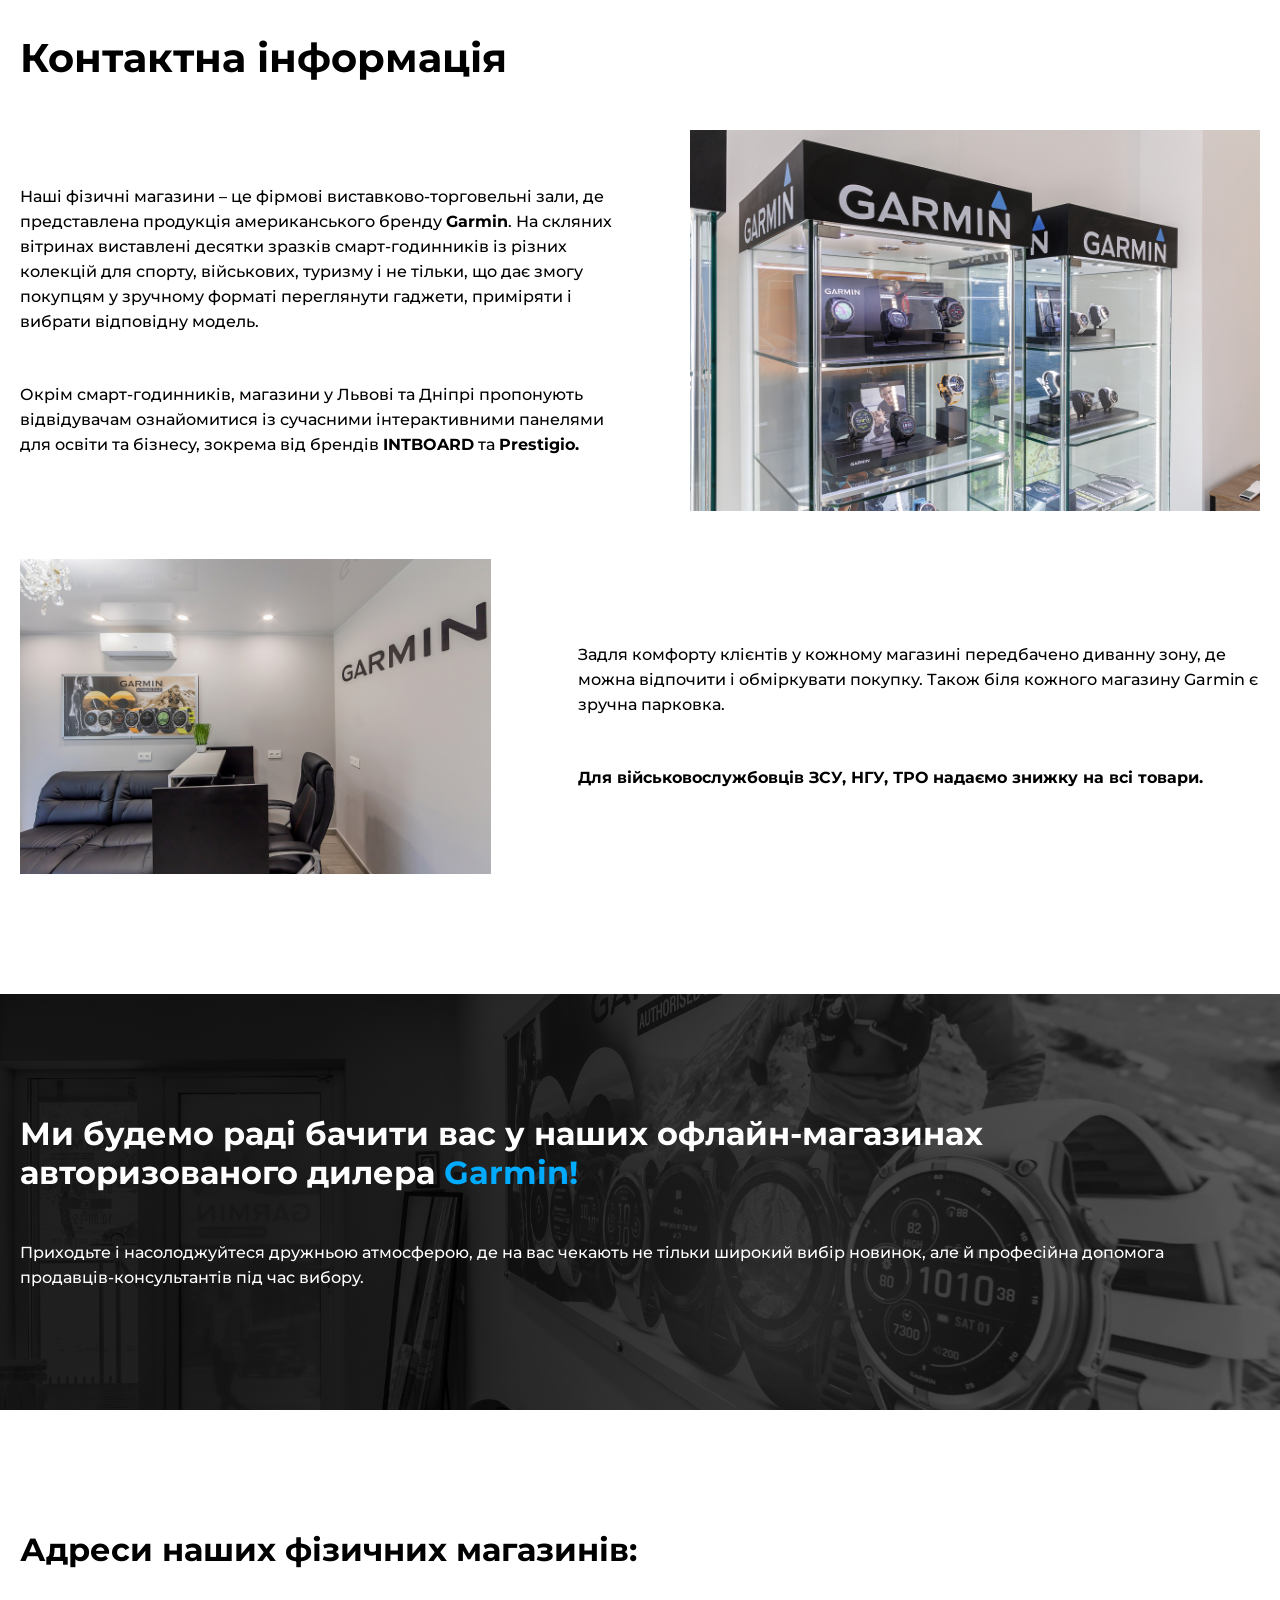
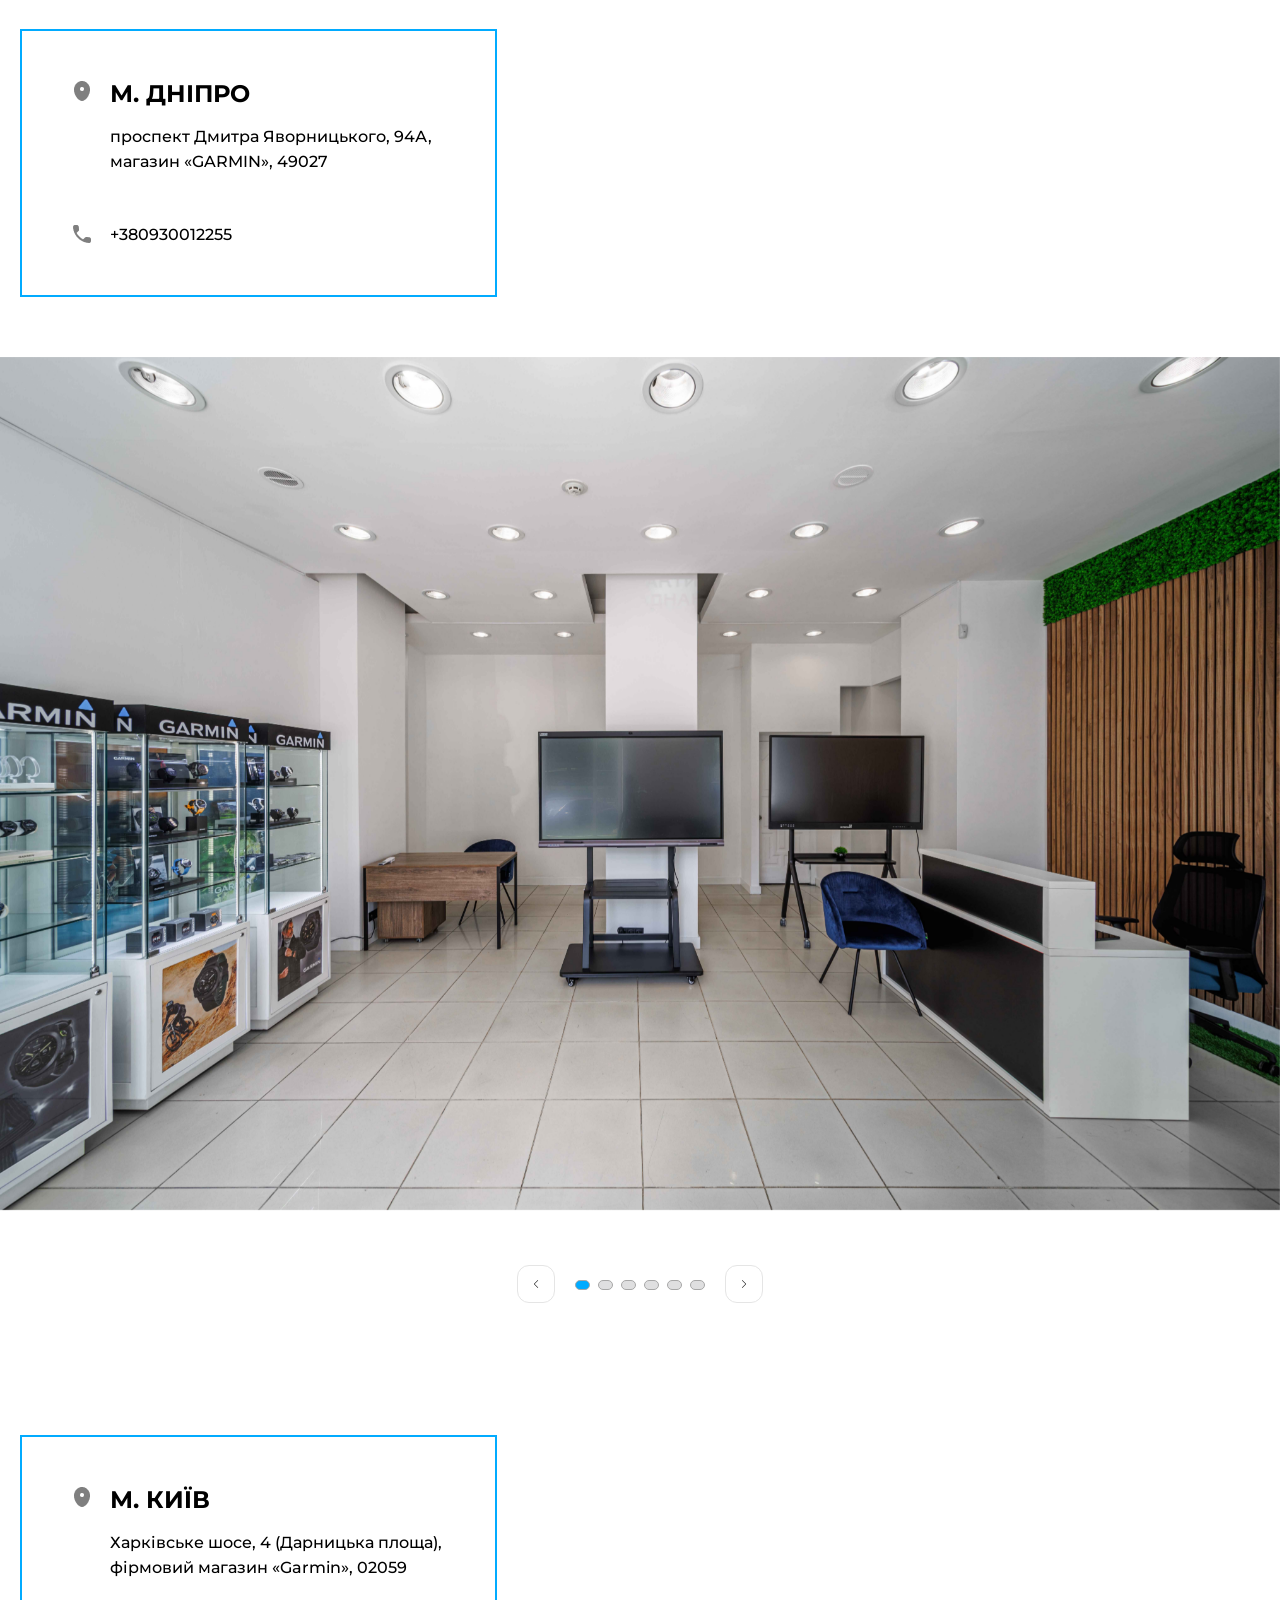
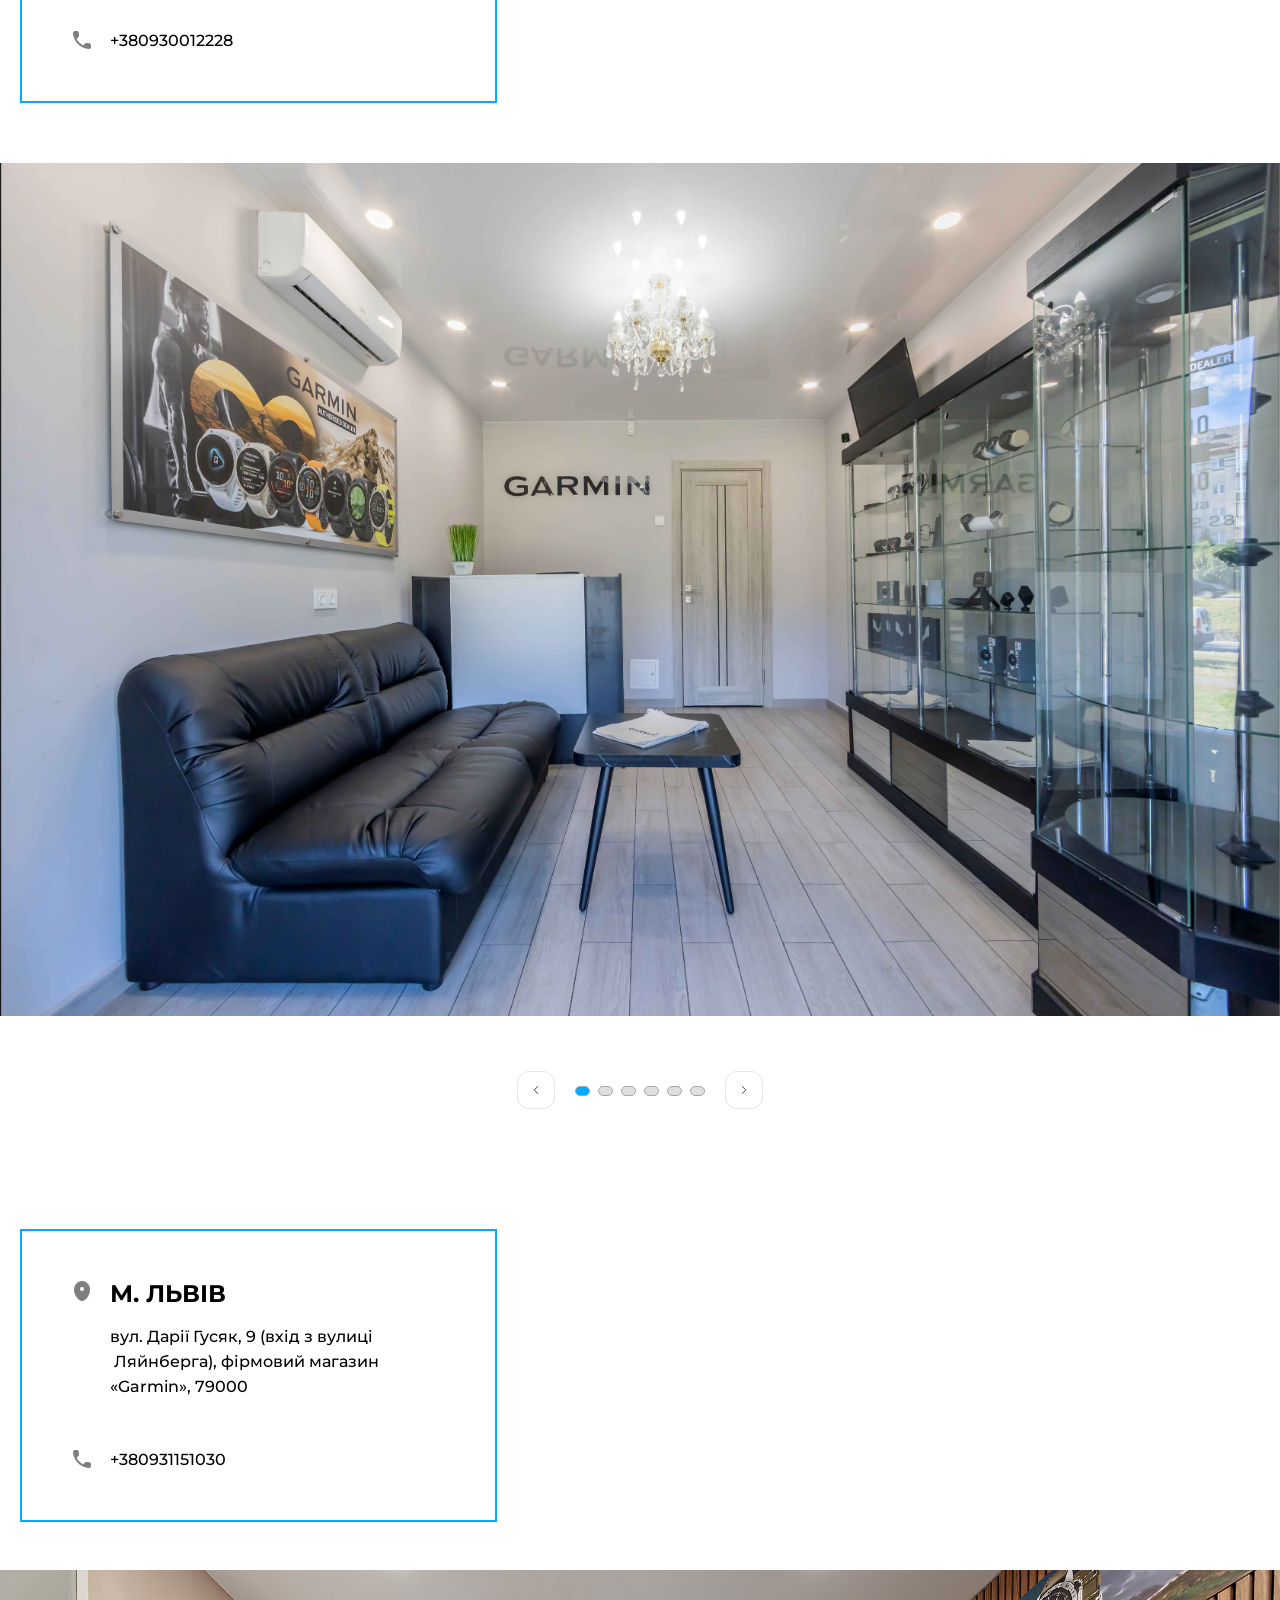
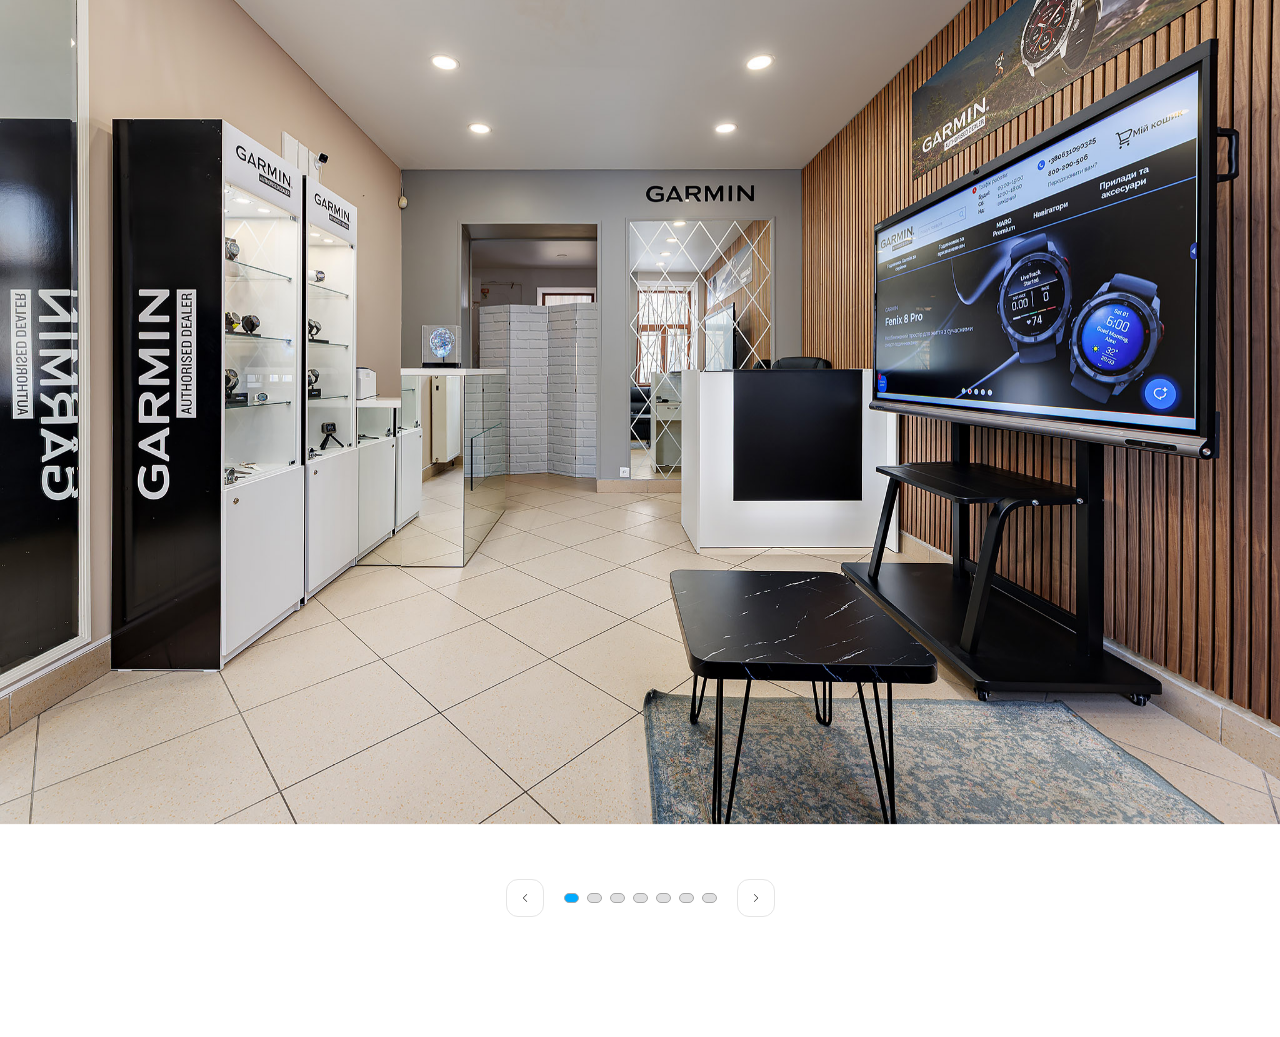
<file: Shops/index.html>
<!DOCTYPE html>
<html lang="en">

<head>
    <meta charset="UTF-8">
    <meta http-equiv="X-UA-Compatible" content="IE=edge">
    <meta name="viewport" content="width=device-width, initial-scale=1.0">
    <title>Garmin</title>
    <link rel="stylesheet" href="./style.css">
    <link rel="stylesheet" href="https://cdn.jsdelivr.net/npm/swiper@11/swiper-bundle.min.css" />
    <script src="https://cdn.jsdelivr.net/npm/swiper@11/swiper-bundle.min.js"></script>

</head>

<body>
    <main>
        <div class="wrapper-grm">
            <section class="shops-grm">
                <div class="container-grm grm_mb">
                    <h1 class="title-grm">Контактна інформація</h1>
                    <div class="block-grm_1">
                        <div class="block-grm_1_item">
                            <div class="block-grm_1_item_text">
                                <p>Наші фізичні магазини – це фірмові виставково-торговельні зали, де представлена
                                    продукція американського бренду <strong>Garmin</strong>. На скляних вітринах
                                    виставлені десятки зразків смарт-годинників із різних колекцій для спорту,
                                    військових, туризму і не тільки, що дає змогу покупцям у зручному форматі
                                    переглянути гаджети, приміряти і вибрати відповідну модель.</p>
                                <p>Окрім смарт-годинників, магазини у Львові та Дніпрі пропонують відвідувачам
                                    ознайомитися із сучасними інтерактивними панелями для освіти та бізнесу, зокрема від
                                    брендів <strong>INTBOARD</strong> та <strong>Prestigio.</strong></p>
                            </div>
                            <div class="img-grm">
                                <img src="./img/img_grm_1.jpg" alt="intro">
                            </div>
                        </div>
                        <div class="block-grm_1_item">
                            <div class="img-grm">
                                <img src="./img/img_grm_2.jpg" alt="intro">
                            </div>
                            <div class="block-grm_1_item_text">
                                <p>Задля комфорту клієнтів у кожному магазині передбачено диванну зону, де можна
                                    відпочити і обміркувати покупку. Також біля кожного магазину Garmin є зручна
                                    парковка.</p>
                                <p><strong>Для військовослужбовців ЗСУ, НГУ, ТРО надаємо знижку на всі товари.</strong>
                                </p>
                            </div>
                        </div>
                    </div>

                </div>
                <div class="banner-grm grm_mb">
                    <div class="container-grm">
                        <h2 class="subtitle-grm">Ми будемо раді бачити вас у наших офлайн-магазинах авторизованого
                            дилера <span class="blue-txt-grm">Garmin!</span></h2>
                        <p>Приходьте і насолоджуйтеся дружньою атмосферою, де на вас чекають не тільки широкий вибір
                            новинок, але й професійна допомога продавців-консультантів під час вибору.</p>
                    </div>
                </div>
                <!-- <div class="container-grm"> -->
                <div class="block-grm_2">
                    <div class="container-grm">
                        <h2 class="subtitle-grm">Адреси наших фізичних магазинів:</h2>
                    </div>

                    <div class="block-grm_2_item">
                        <div class="item-grm_top container-grm">
                            <div class="item-grm_content item-grm_left">
                                <div class="contact-item-grm">
                                    <img src="./img/icon_map_grm.png" alt="icon" class="icon-grm">
                                    <div>
                                        <h3>м. Дніпро</h3>
                                        <p>проспект Дмитра Яворницького, 94А, магазин «GARMIN», 49027</p>
                                    </div>
                                </div>
                                <div class="contact-item-grm">
                                    <img src="./img/icon_phone_grm.png" alt="icon" class="icon-grm">
                                    <a href="tel:+380930012255">+380930012255</a>
                                </div>
                            </div>
                            <div class="item-grm_content shop-map">
                                <iframe
                                    src="https://www.google.com/maps/embed?pb=!1m18!1m12!1m3!1d2645.1032231936492!2d35.02442367677679!3d48.47373362769845!2m3!1f0!2f0!3f0!3m2!1i1024!2i768!4f13.1!3m3!1m2!1s0x40dbfd2cd393d0d5%3A0x60a877e562d020fa!2sGarminn!5e0!3m2!1suk!2sua!4v1772295581589!5m2!1suk!2sua"
                                    width="600" height="450" style="border:0;" allowfullscreen="" loading="lazy"
                                    referrerpolicy="no-referrer-when-downgrade"></iframe>
                            </div>
                        </div>
                        <div class="item-grm_bottom">
                            <div class="slider-screen">
                                <div class="shop-img_slider">
                                    <div class="swiper-wrapper">
                                        <div class="swiper-slide shop-img_item">
                                            <div class="shop-img_slider__item-img-block">
                                                <img src="./img/shop_dnypro_img-1.jpg" alt="shop_img">
                                            </div>
                                        </div>
                                        <div class="swiper-slide shop-img_item">
                                            <div class="shop-img_slider__item-img-block">
                                                <img src="./img/shop_dnypro_img-2.jpg" alt="shop_img">
                                            </div>
                                        </div>
                                        <div class="swiper-slide shop-img_item">
                                            <div class="shop-img_slider__item-img-block">
                                                <img src="./img/shop_dnypro_img-3.jpg" alt="shop_img">
                                            </div>
                                        </div>
                                        <div class="swiper-slide shop-img_item">
                                            <div class="shop-img_slider__item-img-block">
                                                <img src="./img/shop_dnypro_img-4.jpg" alt="shop_img">
                                            </div>
                                        </div>
                                        <div class="swiper-slide shop-img_item">
                                            <div class="shop-img_slider__item-img-block">
                                                <img src="./img/shop_dnypro_img-5.jpg" alt="shop_img">
                                            </div>
                                        </div>
                                        <div class="swiper-slide shop-img_item">
                                            <div class="shop-img_slider__item-img-block">
                                                <img src="./img/shop_dnypro_img-6.jpg" alt="shop_img">
                                            </div>
                                        </div>
                                    </div>
                                    <div class="slider-buttons_grm">
                                        <div class="swiper-button swiper-button-prev"></div>
                                        <div class="swiper-pagination"></div>
                                        <div class="swiper-button swiper-button-next"></div>
                                    </div>
                                </div>
                            </div>

                        </div>
                    </div>

                    <div class="block-grm_2_item">
                        <div class="item-grm_top container-grm">
                            <div class="item-grm_content item-grm_left">
                                <div class="contact-item-grm">
                                    <img src="./img/icon_map_grm.png" alt="icon" class="icon-grm">
                                    <div>
                                        <h3>м. Київ</h3>
                                        <p>Харківське шосе, 4 (Дарницька площа), фірмовий магазин «Garmin», 02059
                                        </p>
                                    </div>
                                </div>
                                <div class="contact-item-grm">
                                    <img src="./img/icon_phone_grm.png" alt="icon" class="icon-grm">
                                    <a href="tel:+380930012228">+380930012228</a>
                                </div>
                            </div>
                            <div class="item-grm_content shop-map">
                                <iframe
                                    src="https://www.google.com/maps/embed?pb=!1m18!1m12!1m3!1d2541.0378690734333!2d30.624895876865615!3d50.440395288087394!2m3!1f0!2f0!3f0!3m2!1i1024!2i768!4f13.1!3m3!1m2!1s0x40d4c5c377fa8bef%3A0x2482751ff65da99a!2sGarmin!5e0!3m2!1suk!2sua!4v1772302795646!5m2!1suk!2sua"
                                    width="600" height="450" style="border:0;" allowfullscreen="" loading="lazy"
                                    referrerpolicy="no-referrer-when-downgrade"></iframe>
                            </div>
                        </div>
                        <div class="item-grm_bottom">
                            <div class="slider-screen">
                                <div class="shop-img_slider">
                                    <div class="swiper-wrapper">
                                        <div class="swiper-slide shop-img_item">
                                            <div class="shop-img_slider__item-img-block">
                                                <img src="./img/shop_kyiv_img-1.jpg" alt="shop_img">
                                            </div>
                                        </div>
                                        <div class="swiper-slide shop-img_item">
                                            <div class="shop-img_slider__item-img-block">
                                                <img src="./img/shop_kyiv_img-2.jpg" alt="shop_img">
                                            </div>
                                        </div>
                                        <div class="swiper-slide shop-img_item">
                                            <div class="shop-img_slider__item-img-block">
                                                <img src="./img/shop_kyiv_img-3.jpg" alt="shop_img">
                                            </div>
                                        </div>
                                        <div class="swiper-slide shop-img_item">
                                            <div class="shop-img_slider__item-img-block">
                                                <img src="./img/shop_kyiv_img-4.jpg" alt="shop_img">
                                            </div>
                                        </div>
                                        <div class="swiper-slide shop-img_item">
                                            <div class="shop-img_slider__item-img-block">
                                                <img src="./img/shop_kyiv_img-5.jpg" alt="shop_img">
                                            </div>
                                        </div>
                                        <div class="swiper-slide shop-img_item">
                                            <div class="shop-img_slider__item-img-block">
                                                <img src="./img/shop_kyiv_img-6.jpg" alt="shop_img">
                                            </div>
                                        </div>
                                    </div>
                                    <div class="slider-buttons_grm">
                                        <div class="swiper-button swiper-button-prev"></div>
                                        <div class="swiper-pagination"></div>
                                        <div class="swiper-button swiper-button-next"></div>
                                    </div>
                                </div>
                            </div>

                        </div>
                    </div>

                    <div class="block-grm_2_item">
                        <div class="item-grm_top container-grm">
                            <div class="item-grm_content item-grm_left">
                                <div class="contact-item-grm">
                                    <img src="./img/icon_map_grm.png" alt="icon" class="icon-grm">
                                    <div>
                                        <h3>м. Львів</h3>
                                        <p>вул. Дарії Гусяк, 9 (вхід з вулиці  Ляйнберга), фірмовий магазин
                                            «Garmin», 79000</p>
                                    </div>
                                </div>
                                <div class="contact-item-grm">
                                    <img src="./img/icon_phone_grm.png" alt="icon" class="icon-grm">
                                    <a href="tel:+380931151030">+380931151030</a>
                                </div>
                            </div>
                            <div class="item-grm_content shop-map">
                                <iframe
                                    src="https://www.google.com/maps/embed?pb=!1m18!1m12!1m3!1d901.2471521445589!2d24.02084536810658!3d49.8455401622673!2m3!1f0!2f0!3f0!3m2!1i1024!2i768!4f13.1!3m3!1m2!1s0x473addea06485e05%3A0xd438e2657438c4b6!2sGarmin!5e0!3m2!1suk!2sua!4v1772303331273!5m2!1suk!2sua"
                                    width="600" height="450" style="border:0;" allowfullscreen="" loading="lazy"
                                    referrerpolicy="no-referrer-when-downgrade"></iframe>
                            </div>
                        </div>
                        <div class="item-grm_bottom">
                            <div class="slider-screen">
                                <div class="shop-img_slider">
                                    <div class="swiper-wrapper">
                                        <div class="swiper-slide shop-img_item">
                                            <div class="shop-img_slider__item-img-block">
                                                <img src="./img/shop_lviv_img-1.jpg" alt="shop_img">
                                            </div>
                                        </div>
                                        <div class="swiper-slide shop-img_item">
                                            <div class="shop-img_slider__item-img-block">
                                                <img src="./img/shop_lviv_img-2.jpg" alt="shop_img">
                                            </div>
                                        </div>
                                        <div class="swiper-slide shop-img_item">
                                            <div class="shop-img_slider__item-img-block">
                                                <img src="./img/shop_lviv_img-3.jpg" alt="shop_img">
                                            </div>
                                        </div>
                                        <div class="swiper-slide shop-img_item">
                                            <div class="shop-img_slider__item-img-block">
                                                <img src="./img/shop_lviv_img-4.jpg" alt="shop_img">
                                            </div>
                                        </div>
                                        <div class="swiper-slide shop-img_item">
                                            <div class="shop-img_slider__item-img-block">
                                                <img src="./img/shop_lviv_img-5.jpg" alt="shop_img">
                                            </div>
                                        </div>
                                        <div class="swiper-slide shop-img_item">
                                            <div class="shop-img_slider__item-img-block">
                                                <img src="./img/shop_lviv_img-6.jpg" alt="shop_img">
                                            </div>
                                        </div>
                                        <div class="swiper-slide shop-img_item">
                                            <div class="shop-img_slider__item-img-block">
                                                <img src="./img/shop_lviv_img-7.jpg" alt="shop_img">
                                            </div>
                                        </div>
                                    </div>
                                    <div class="slider-buttons_grm">
                                        <div class="swiper-button swiper-button-prev"></div>
                                        <div class="swiper-pagination"></div>
                                        <div class="swiper-button swiper-button-next"></div>
                                    </div>
                                </div>
                            </div>

                        </div>
                    </div>
                </div>
                <!-- </div> -->
            </section>
        </div>
    </main>

    <script>
        var swiperOurWorks = new Swiper(".shop-img_slider", {
            // cssMode: true,
            loop: true,
            slidesPerView: 1,
            navigation: {
                nextEl: ".swiper-button-next",
                prevEl: ".swiper-button-prev",
            },
            pagination: {
                el: ".swiper-pagination",
            },
        });
    </script>

</body>

</html>
</file>
<file: Shops/style.css>
@import url('https://fonts.googleapis.com/css2?family=Montserrat:ital,wght@0,100..900;1,100..900&display=swap');

html,
body {
    scroll-behavior: smooth;
    margin: 0;
}

* {
    box-sizing: border-box;
    font-family: 'Montserrat';
}

.wrapper-grm {
    font-family: 'Montserrat';
    font-weight: 500;
    font-size: 16px !important;
    line-height: 25px !important;
}

.container-grm {
    max-width: 1360px;
    padding: 0 20px;
    margin-left: auto;
    margin-right: auto;
}

.wrapper-grm p,
.wrapper-grm h2,
.wrapper-grm h3,
.wrapper-grm h4,
.wrapper-grm h5 {
    margin: 0;
}

.wrapper-grm a {
    color: inherit !important;
    text-decoration: none;
    border: none !important;
}

.grm_mb {
    margin-bottom: 120px;
}

.img-grm,
.img-grm img {
    display: flex;
    justify-content: center;
    align-items: center;
    width: 100% !important;
    height: 100% !important;
    object-fit: cover;
}

.title-grm {
    font-weight: 700;
    font-size: 40px !important;
    line-height: normal;
    margin-bottom: 48px !important;
}

.subtitle-grm {
    font-weight: 700;
    font-size: 32px !important;
    line-height: normal;
}

.blue-txt-grm {
    color: #01ABFF;
}

.block-grm_1 {
    display: flex;
    flex-direction: column;
    gap: 48px;
}

.block-grm_1_item {
    display: grid;
    grid-template-columns: 48% 46%;
    justify-content: space-between;
    align-items: center;
    gap: 40px;
}

.block-grm_1_item:nth-child(2) {
    grid-template-columns: 38% 55%;
}

.block-grm_1_item_text {
    display: flex;
    flex-direction: column;
    gap: 48px;
}

.block-grm_1_item img {
    width: 100%;
    height: auto;
    object-fit: cover;
    aspect-ratio: 602/402;
}

.banner-grm {
    color: #ffffff;
    background: linear-gradient(106.38deg, rgba(0, 0, 0, 0.874) 23.22%, rgba(0, 0, 0, 0.38) 131.03%), url(./img/banner_grm.jpg) no-repeat center center;
    background-size: cover;
    padding: 120px 0;
}

.banner-grm .subtitle-grm,
.block-grm_2 .subtitle-grm {
    margin-bottom: 48px !important;
}

.block-grm_2_item {
    display: flex;
    flex-direction: column;
    gap: 48px;
    overflow: hidden;
    margin-bottom: 120px;
}

.item-grm_top {
    width: 100%;
    display: grid;
    grid-template-columns: minmax(200px, 477px) minmax(200px, 477px);
    justify-content: space-between;
    align-items: center;
    gap: 32px;
}

.item-grm_left {
    display: flex;
    flex-direction: column;
    gap: 48px;
    padding: 48px;
    border: 2px solid #01ABFF;
}

.contact-item-grm {
    display: flex;
    gap: 16px;
}

.contact-item-grm .icon-grm {
    align-self: flex-start;
}

.contact-item-grm h3 {
    font-size: 24px !important;
    line-height: normal;
    text-transform: uppercase;
    margin-bottom: 16px !important;
}

.shop-map {
    height: 100%;
}

.shop-map iframe {
    width: 100%;
    height: 100%;
    border: none;
    aspect-ratio: 477/285;
}

.item-grm_bottom {
    max-width: 1320px;
    margin: 0 auto;
}

@media (max-width:1320px) {
    .item-grm_bottom {
        max-width: 100vw;
    }
}

.slider-screen {
    position: relative;
    overflow: hidden;
}

.slider-screen .swiper-slide {
    height: auto !important;
    aspect-ratio: 1200/800;
}

.shop-img_item img {
    width: 100%;
    max-width: 100%;
    height: 100%;
    aspect-ratio: 1200/800;
    object-fit: cover;
    object-position: center;
}

.slider-screen .swiper-wrapper {
    margin-bottom: 48px !important;
}

.slider-buttons_grm {
    height: 38px;
    display: flex;
    justify-content: center;
    align-items: center;
    gap: 16px;
}

.slider-screen .swiper-button,
.slider-screen .swiper-pagination {
    position: static !important;
    margin: 0 !important;
}

.slider-screen .swiper-button-next,
.slider-screen .swiper-button-prev {
    display: flex;
    justify-content: center;
    align-items: center;
    cursor: pointer;
    width: 38px !important;
    height: 38px !important;
    color: #000000;
    border-radius: 12px !important;
    border: 1px solid #E5E5E5
}

.slider-screen .swiper-button-prev:after,
.slider-screen .swiper-button-next:after {
    font-size: 8px !important;
    color: #000000;
}

.slider-screen .swiper-pagination {
    width: auto !important;
}

.slider-screen .swiper-pagination-bullet {
    width: 15px !important;
    height: 10px !important;
    border: 1px solid #A7A7A7 !important;
    opacity: 1 !important;
    border-radius: 6px !important;
    background-color: #DFDFE0;
}

.slider-screen .swiper-pagination-bullet.swiper-pagination-bullet-active {
    background-color: #01ABFF;
}

@media (max-width: 768px) {
    .wrapper-grm {
        font-size: 12px !important;
        line-height: 18px !important;
    }

    .grm_mb {
        margin-bottom: 80px;
    }

    .title-grm {
        font-size: 24px !important;
        margin-bottom: 32px !important;
    }

    .subtitle-grm {
        font-size: 20px !important;
    }

    .block-grm_1 {
        gap: 40px;
    }

    .block-grm_1_item {
        grid-template-columns: 1fr;
    }

    .block-grm_1_item:nth-child(2) {
        display: flex;
        flex-direction: column-reverse;
    }

    .block-grm_1_item_text {
        gap: 24px;
    }

    .banner-grm {
        padding: 80px 0;
    }

    .banner-grm .subtitle-grm,
    .block-grm_2 .subtitle-grm {
        margin-bottom: 32px !important;
    }

    .block-grm_2_item {
        gap: 32px;
        margin-bottom: 80px;
    }

    .item-grm_top {
        grid-template-columns: 1fr;
    }

    .item-grm_left {
        gap: 32px;
    }

    .contact-item-grm h3 {
        font-size: 16px !important;
        margin-bottom: 8px !important;
    }

    .item-grm_bottom {
        max-width: 100vw;
    }

    .slider-screen {
        margin: 0;
    }

    .slider-screen .swiper-wrapper {
        margin-bottom: 32px !important;
    }

    .slider-screen .swiper-pagination {
        display: none !important;
    }

}
</file>
